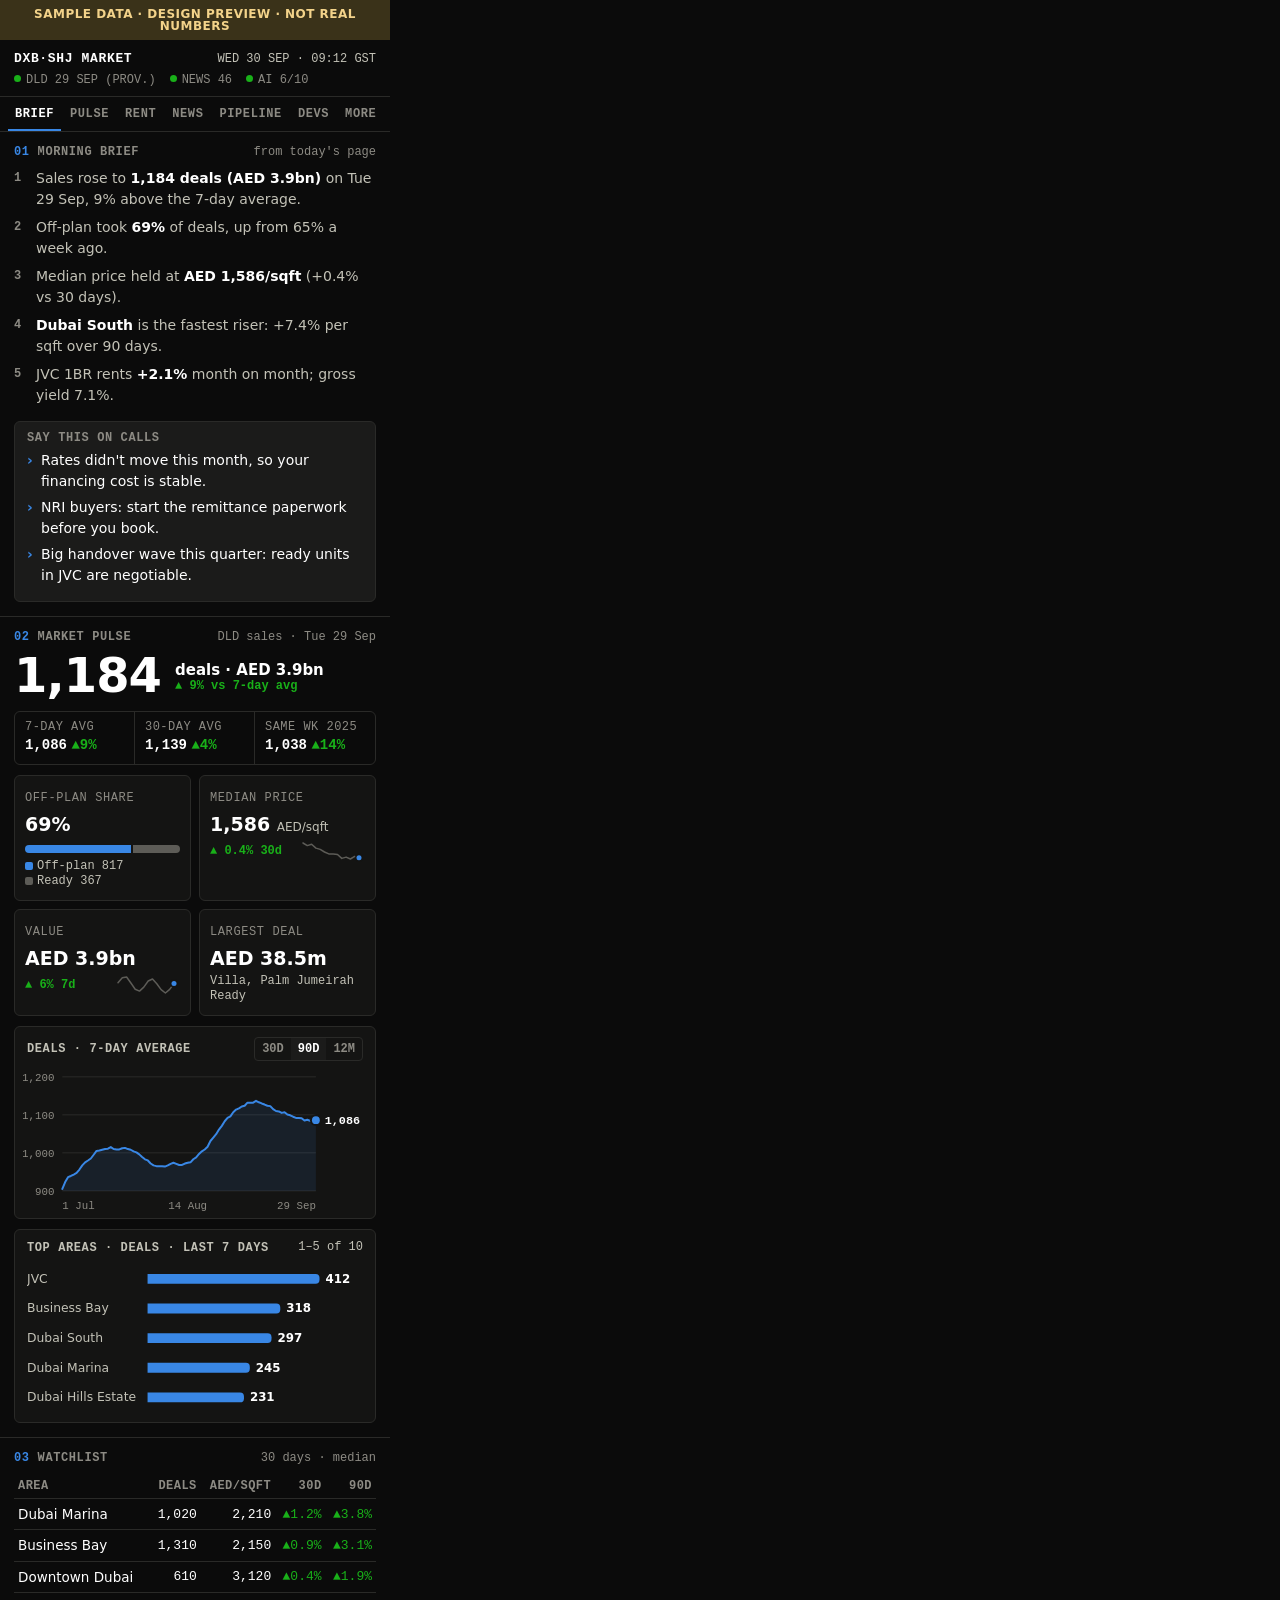
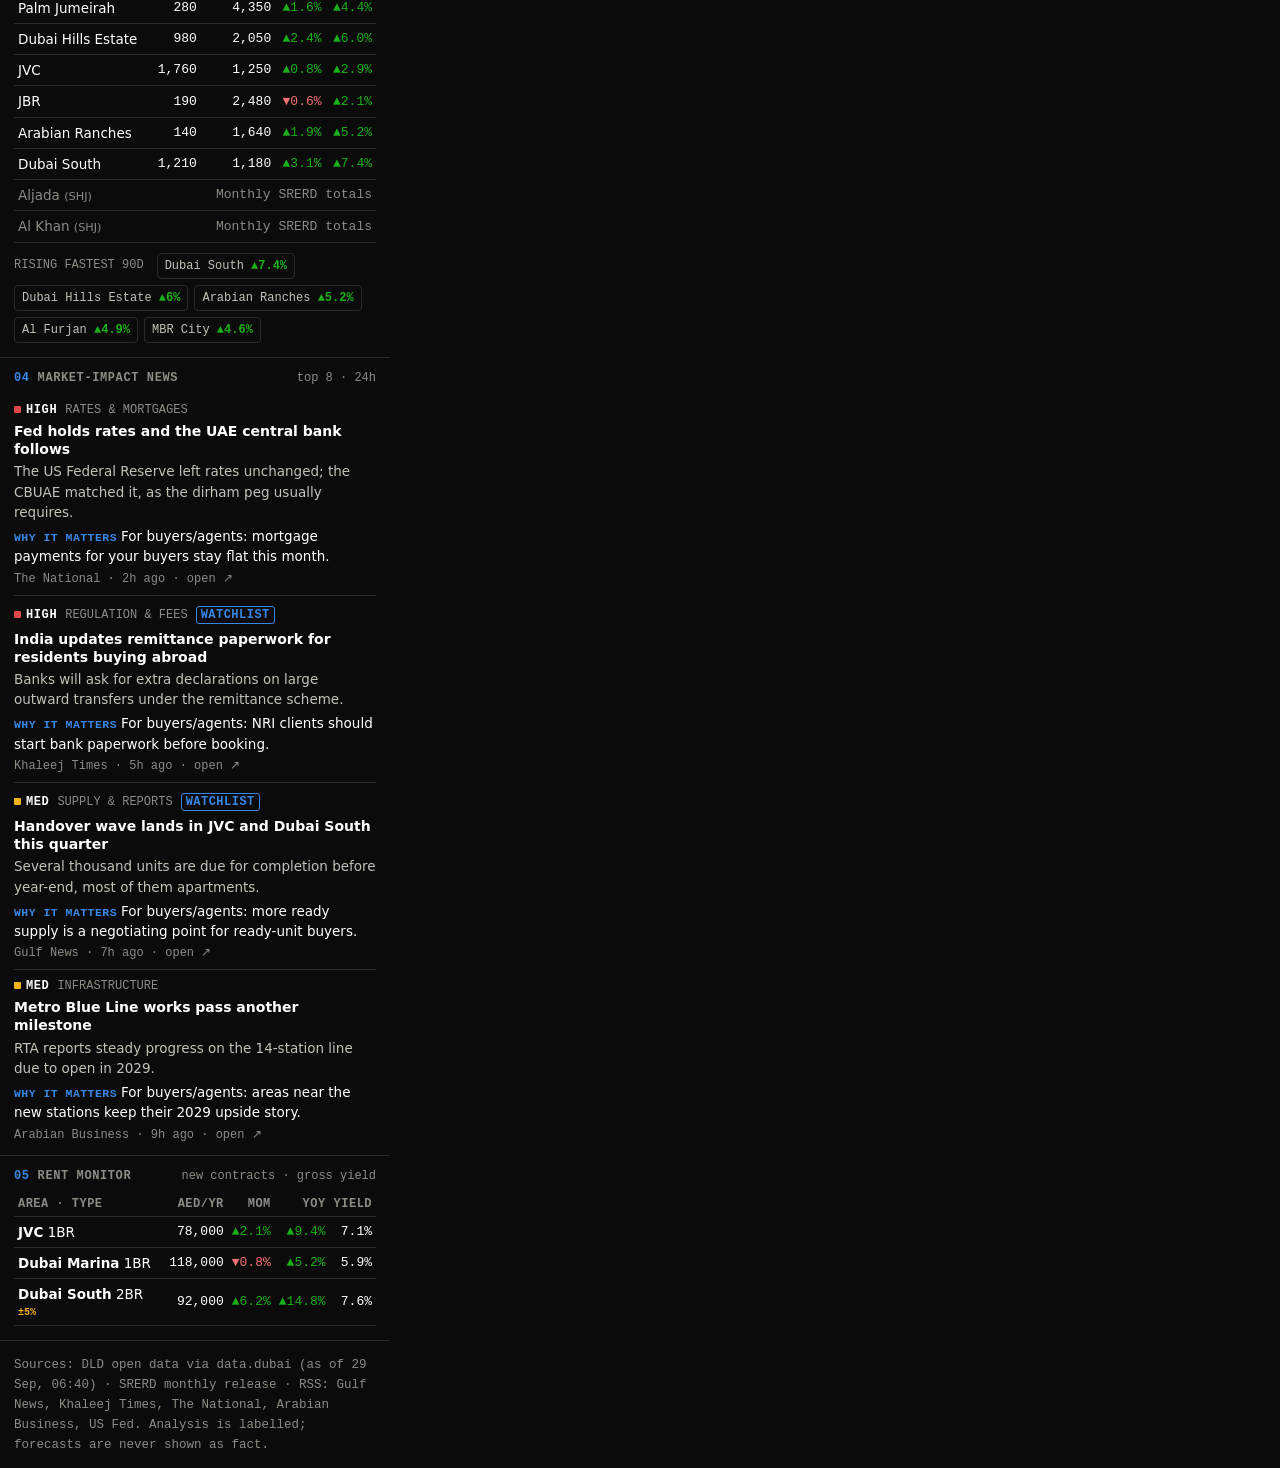
<file: design/options/option-a-terminal.html>
<!doctype html>
<html lang="en" data-theme="dark">
<head>
<meta charset="utf-8">
<meta name="viewport" content="width=device-width, initial-scale=1">
<title>Option A · Terminal</title>
<style>
  :root {
    color-scheme: dark;
    --page: #0b0b0b; --surface: #141413; --raised: #1b1b1a;
    --hair: #2a2a28; --axis: #383835;
    --ink: #ffffff; --ink-2: #c3c2b7; --muted: #8d8b84;
    --series: #3987e5; --series-soft: rgba(57,135,229,.16);
    --up: #19b019; --down: #f07171; --warn: #fab219; --crit: #e04848;
    --mono: ui-monospace, "SF Mono", Menlo, monospace;
    --sans: system-ui, -apple-system, "Segoe UI", sans-serif;
  }
  * { box-sizing: border-box; }
  html, body { margin: 0; background: var(--page); color: var(--ink); font: 14px/1.5 var(--sans); }
  body { width: 390px; }
  .sample { background: #3a3219; color: #f3d38a; font: 700 12px/1 var(--sans); letter-spacing: .04em; text-align: center; padding: 8px 0; }
  header { position: sticky; top: 0; background: var(--page); border-bottom: 1px solid var(--hair); padding: 12px 14px 10px; }
  .brand { display: flex; justify-content: space-between; align-items: baseline; }
  .brand b { font: 700 13px/1 var(--mono); letter-spacing: .05em; }
  .brand span { font: 12px/1 var(--mono); color: var(--ink-2); }
  .status { display: flex; gap: 14px; margin-top: 9px; font: 12px/1 var(--mono); color: var(--muted); }
  .dot { display: inline-block; width: 7px; height: 7px; border-radius: 50%; background: var(--up); margin-right: 5px; vertical-align: 1px; }
  nav { display: flex; gap: 2px; overflow: hidden; border-bottom: 1px solid var(--hair); padding: 0 8px; }
  nav a { font: 600 12px/1 var(--mono); letter-spacing: .05em; color: var(--muted); padding: 11px 7px; text-decoration: none; white-space: nowrap; }
  nav a.on { color: var(--ink); box-shadow: inset 0 -2px 0 var(--series); }
  section { padding: 14px; border-bottom: 1px solid var(--hair); }
  h2 { margin: 0 0 10px; font: 700 12px/1 var(--mono); letter-spacing: .05em; color: var(--muted); display: flex; justify-content: space-between; }
  h2 i { font-style: normal; color: var(--series); margin-right: 8px; }
  h2 small { font: 12px/1 var(--mono); letter-spacing: 0; }
  ol.brief { margin: 0; padding: 0; list-style: none; counter-reset: b; }
  ol.brief li { counter-increment: b; position: relative; padding: 0 0 7px 22px; color: var(--ink-2); }
  ol.brief li::before { content: counter(b); position: absolute; left: 0; top: 1px; font: 600 12px/1.5 var(--mono); color: var(--muted); }
  ol.brief b { color: var(--ink); font-weight: 600; }
  .talk { margin-top: 8px; background: var(--raised); border: 1px solid var(--hair); border-radius: 6px; padding: 10px 12px; }
  .talk h3 { margin: 0 0 6px; font: 700 12px/1 var(--mono); letter-spacing: .05em; color: var(--muted); }
  .talk p { margin: 0 0 5px; padding-left: 14px; position: relative; color: var(--ink); }
  .talk p::before { content: "›"; position: absolute; left: 0; color: var(--series); font-weight: 700; }
  .hero { display: flex; align-items: flex-end; gap: 14px; }
  .hero .n { font: 600 48px/0.95 var(--sans); letter-spacing: -.02em; }
  .hero .sub { padding-bottom: 5px; }
  .hero .sub div:first-child { font: 600 15px/1.2 var(--sans); }
  .up { color: var(--up); } .down { color: var(--down); }
  .d { font: 600 12px/1.2 var(--mono); }
  .cmp { display: grid; grid-template-columns: repeat(3, 1fr); margin-top: 12px; border: 1px solid var(--hair); border-radius: 6px; }
  .cmp div { padding: 8px 10px; border-right: 1px solid var(--hair); }
  .cmp div:last-child { border-right: 0; }
  .cmp small { display: block; font: 12px/1.2 var(--mono); color: var(--muted); text-transform: uppercase; letter-spacing: .04em; }
  .cmp span { font: 600 14px/1.5 var(--mono); }
  .grid2 { display: grid; grid-template-columns: 1fr 1fr; gap: 8px; margin-top: 10px; }
  .tile { background: var(--surface); border: 1px solid var(--hair); border-radius: 6px; padding: 10px; min-height: 86px; }
  .tile small { font: 12px/1 var(--mono); color: var(--muted); text-transform: uppercase; letter-spacing: .05em; }
  .tile .v { font: 600 19px/1.2 var(--sans); margin: 6px 0 4px; }
  .tile .v em { font: 500 12px var(--sans); color: var(--ink-2); font-style: normal; }
  .tile .row { display: flex; justify-content: space-between; align-items: center; }
  .split { display: flex; height: 8px; margin: 9px 0 6px; }
  .split span:first-child { background: var(--series); border-radius: 4px 0 0 4px; margin-right: 2px; }
  .split span:last-child { background: #5d5c57; border-radius: 0 4px 4px 0; }
  .legend { font: 12px/1.3 var(--mono); color: var(--ink-2); }
  .legend i { display: inline-block; width: 8px; height: 8px; border-radius: 2px; margin-right: 4px; vertical-align: -1px; }
  .chartcard { background: var(--surface); border: 1px solid var(--hair); border-radius: 6px; padding: 10px 8px 4px; margin-top: 10px; }
  .chartcard .top { display: flex; justify-content: space-between; align-items: center; padding: 0 4px 6px; }
  .chartcard .top b { font: 700 12px/1 var(--mono); letter-spacing: .05em; color: var(--ink-2); }
  .seg { display: flex; border: 1px solid var(--hair); border-radius: 4px; overflow: hidden; }
  .seg span { font: 600 12px/1 var(--mono); padding: 5px 7px; color: var(--muted); }
  .seg span.on { background: var(--raised); color: var(--ink); }
  table { width: 100%; border-collapse: collapse; font-variant-numeric: tabular-nums; }
  th { font: 600 12px/1 var(--mono); color: var(--muted); text-align: right; padding: 6px 4px; border-bottom: 1px solid var(--hair); letter-spacing: .04em; }
  th:first-child, td:first-child { text-align: left; }
  td { font: 13px/1.2 var(--mono); padding: 7px 4px; border-bottom: 1px solid var(--hair); text-align: right; color: var(--ink); }
  td:first-child { font-family: var(--sans); font-size: 13.5px; }
  tr.shj td { color: var(--muted); }
  td:not(:first-child), th:not(:first-child) { white-space: nowrap; }
  td[colspan] { white-space: normal; }
  .rise { display: flex; flex-wrap: wrap; gap: 6px; margin-top: 10px; }
  .rise span { font: 12px/1 var(--mono); border: 1px solid var(--hair); border-radius: 4px; padding: 6px 7px; color: var(--ink-2); }
  .rise b { color: var(--up); font-weight: 600; }
  .news { padding: 10px 0; border-bottom: 1px solid var(--hair); }
  .news:last-child { border-bottom: 0; padding-bottom: 0; }
  .meta { display: flex; gap: 8px; align-items: center; font: 12px/1 var(--mono); color: var(--muted); }
  .imp { font-weight: 700; color: var(--ink); letter-spacing: .05em; }
  .imp i { display: inline-block; width: 7px; height: 7px; border-radius: 1px; margin-right: 5px; vertical-align: 0; }
  .wl { border: 1px solid var(--series); color: var(--series); border-radius: 3px; padding: 2px 4px; font-weight: 700; letter-spacing: .04em; }
  .news h4 { margin: 6px 0 3px; font: 600 14px/1.3 var(--sans); }
  .news p { margin: 0 0 4px; color: var(--ink-2); font-size: 13.5px; }
  .news .why { color: var(--ink); font-size: 13.5px; }
  .news .why b { color: var(--series); font: 700 11.5px var(--mono); letter-spacing: .04em; margin-right: 4px; }
  .rent td:first-child b { font-weight: 600; }
  .flag { color: var(--warn); font: 700 10px var(--mono); }
  footer { padding: 14px; font: 12.5px/1.6 var(--mono); color: var(--muted); }
</style>
</head>
<body>
<div class="sample">SAMPLE DATA · DESIGN PREVIEW · NOT REAL NUMBERS</div>
<header>
  <div class="brand"><b>DXB·SHJ MARKET</b><span id="when"></span></div>
  <div class="status"><span><i class="dot"></i>DLD 29 SEP (PROV.)</span><span><i class="dot"></i>NEWS 46</span><span><i class="dot"></i>AI 6/10</span></div>
</header>
<nav><a class="on">BRIEF</a><a>PULSE</a><a>RENT</a><a>NEWS</a><a>PIPELINE</a><a>DEVS</a><a>MORE</a></nav>
<main id="app"></main>
<footer>Sources: DLD open data via data.dubai (as of 29 Sep, 06:40) · SRERD monthly release · RSS: Gulf News, Khaleej Times, The National, Arabian Business, US Fed. Analysis is labelled; forecasts are never shown as fact.</footer>
<script src="common.js"></script>
<script>
  const S = window.SAMPLE;
  const C = { grid: "#2a2a28", muted: "#8d8b84", ink: "#ffffff", ink2: "#c3c2b7", surface: "#141413", series: "#3987e5" };
  document.getElementById("when").textContent = "WED 30 SEP · 09:12 GST";
  const dcls = (n) => (n >= 0 ? "up" : "down");
  const k = S.kpis;
  document.getElementById("app").innerHTML = `
  <section>
    <h2><span><i>01</i>MORNING BRIEF</span><small>from today's page</small></h2>
    <ol class="brief">${S.brief.map((b) => `<li>${b}</li>`).join("")}</ol>
    <div class="talk"><h3>SAY THIS ON CALLS</h3>${S.talking.map((t) => `<p>${t}</p>`).join("")}</div>
  </section>
  <section>
    <h2><span><i>02</i>MARKET PULSE</span><small>DLD sales · ${S.dataDay}</small></h2>
    <div class="hero"><div class="n">1,184</div><div class="sub"><div>deals · AED 3.9bn</div><div class="d up">▲ 9% vs 7-day avg</div></div></div>
    <div class="cmp">${S.heroCompare.map((c) => `<div><small>${c.label}</small><span>${c.value}</span> <span class="d ${dcls(c.delta)}">${signed(c.delta)}</span></div>`).join("")}</div>
    <div class="grid2">
      <div class="tile"><small>Off-plan share</small><div class="v">69%</div>
        <div class="split"><span style="flex:817"></span><span style="flex:367"></span></div>
        <div class="legend"><i style="background:var(--series)"></i>Off-plan 817<br><i style="background:#5d5c57"></i>Ready 367</div></div>
      <div class="tile"><small>Median price</small><div class="v">1,586 <em>AED/sqft</em></div>
        <div class="row"><span class="d up">▲ 0.4% 30d</span>${spark(k[3].spark, { gray: "#5d5c57", accent: C.series, surface: C.surface })}</div></div>
      <div class="tile"><small>Value</small><div class="v">AED 3.9bn</div>
        <div class="row"><span class="d up">▲ 6% 7d</span>${spark(k[1].spark, { gray: "#5d5c57", accent: C.series, surface: C.surface })}</div></div>
      <div class="tile"><small>Largest deal</small><div class="v">${S.largest.value}</div><div class="legend">${S.largest.what}</div></div>
    </div>
    <div class="chartcard">
      <div class="top"><b>DEALS · 7-DAY AVERAGE</b><div class="seg"><span>30D</span><span class="on">90D</span><span>12M</span></div></div>
      ${lineChart({ values: S.series90, width: 350, height: 150, stroke: C.series, surface: C.surface, grid: C.grid, muted: C.muted, ink: C.ink, xLabels: [S.seriesStart, S.seriesMid, S.seriesEnd], label: "Deals, 7-day average, last 90 days", font: "var(--mono)" })}
    </div>
    <div class="chartcard">
      <div class="top"><b>TOP AREAS · DEALS · LAST 7 DAYS</b><small class="legend">1–5 of 10</small></div>
      <div style="padding:2px 4px 6px">${barList({ items: S.topAreas, width: 340, color: C.series, ink: C.ink, secondary: C.ink2, label: "Top areas by deals", labelW: 122 })}</div>
    </div>
  </section>
  <section>
    <h2><span><i>03</i>WATCHLIST</span><small>30 days · median</small></h2>
    <table>
      <tr><th>AREA</th><th>DEALS</th><th>AED/SQFT</th><th>30D</th><th>90D</th></tr>
      ${S.watch.map((w) => `<tr><td>${w.area}</td><td>${w.deals.toLocaleString()}</td><td>${w.psf.toLocaleString()}</td><td class="${dcls(w.d30)}">${signed(w.d30, "%", 1)}</td><td class="${dcls(w.d90)}">${signed(w.d90, "%", 1)}</td></tr>`).join("")}
      ${S.sharjah.map((w) => `<tr class="shj"><td>${w.area} <small>(SHJ)</small></td><td colspan="4">${w.note}</td></tr>`).join("")}
    </table>
    <div class="rise"><span style="border:0;padding-left:0;color:var(--muted)">RISING FASTEST 90D</span>${S.rising.map((r) => `<span>${r.area} <b>▲${r.d90}%</b></span>`).join("")}</div>
  </section>
  <section>
    <h2><span><i>04</i>MARKET-IMPACT NEWS</span><small>top 8 · 24h</small></h2>
    ${S.news.map((n) => `<div class="news">
      <div class="meta"><span class="imp"><i style="background:${n.impact === "HIGH" ? "var(--crit)" : "var(--warn)"}"></i>${n.impact}</span><span>${n.cat.toUpperCase()}</span>${n.watch ? '<span class="wl">WATCHLIST</span>' : ""}</div>
      <h4>${n.head}</h4><p>${n.sum}</p>
      <div class="why"><b>WHY IT MATTERS</b>For buyers/agents: ${n.why}</div>
      <div class="meta" style="margin-top:6px">${n.src} · ${n.ago} ago · open ↗</div></div>`).join("")}
  </section>
  <section class="rent">
    <h2><span><i>05</i>RENT MONITOR</span><small>new contracts · gross yield</small></h2>
    <table>
      <tr><th>AREA · TYPE</th><th>AED/YR</th><th>MOM</th><th>YOY</th><th>YIELD</th></tr>
      ${S.rent.map((r) => `<tr><td><b>${r.area}</b> ${r.type} ${r.alert ? '<span class="flag">±5%</span>' : ""}</td><td>${r.median}</td><td class="${dcls(r.mom)}">${signed(r.mom, "%", 1)}</td><td class="${dcls(r.yoy)}">${signed(r.yoy, "%", 1)}</td><td>${r.yield}%</td></tr>`).join("")}
    </table>
  </section>`;
  document.title = document.documentElement.scrollHeight;
</script>
</body>
</html>
</file>
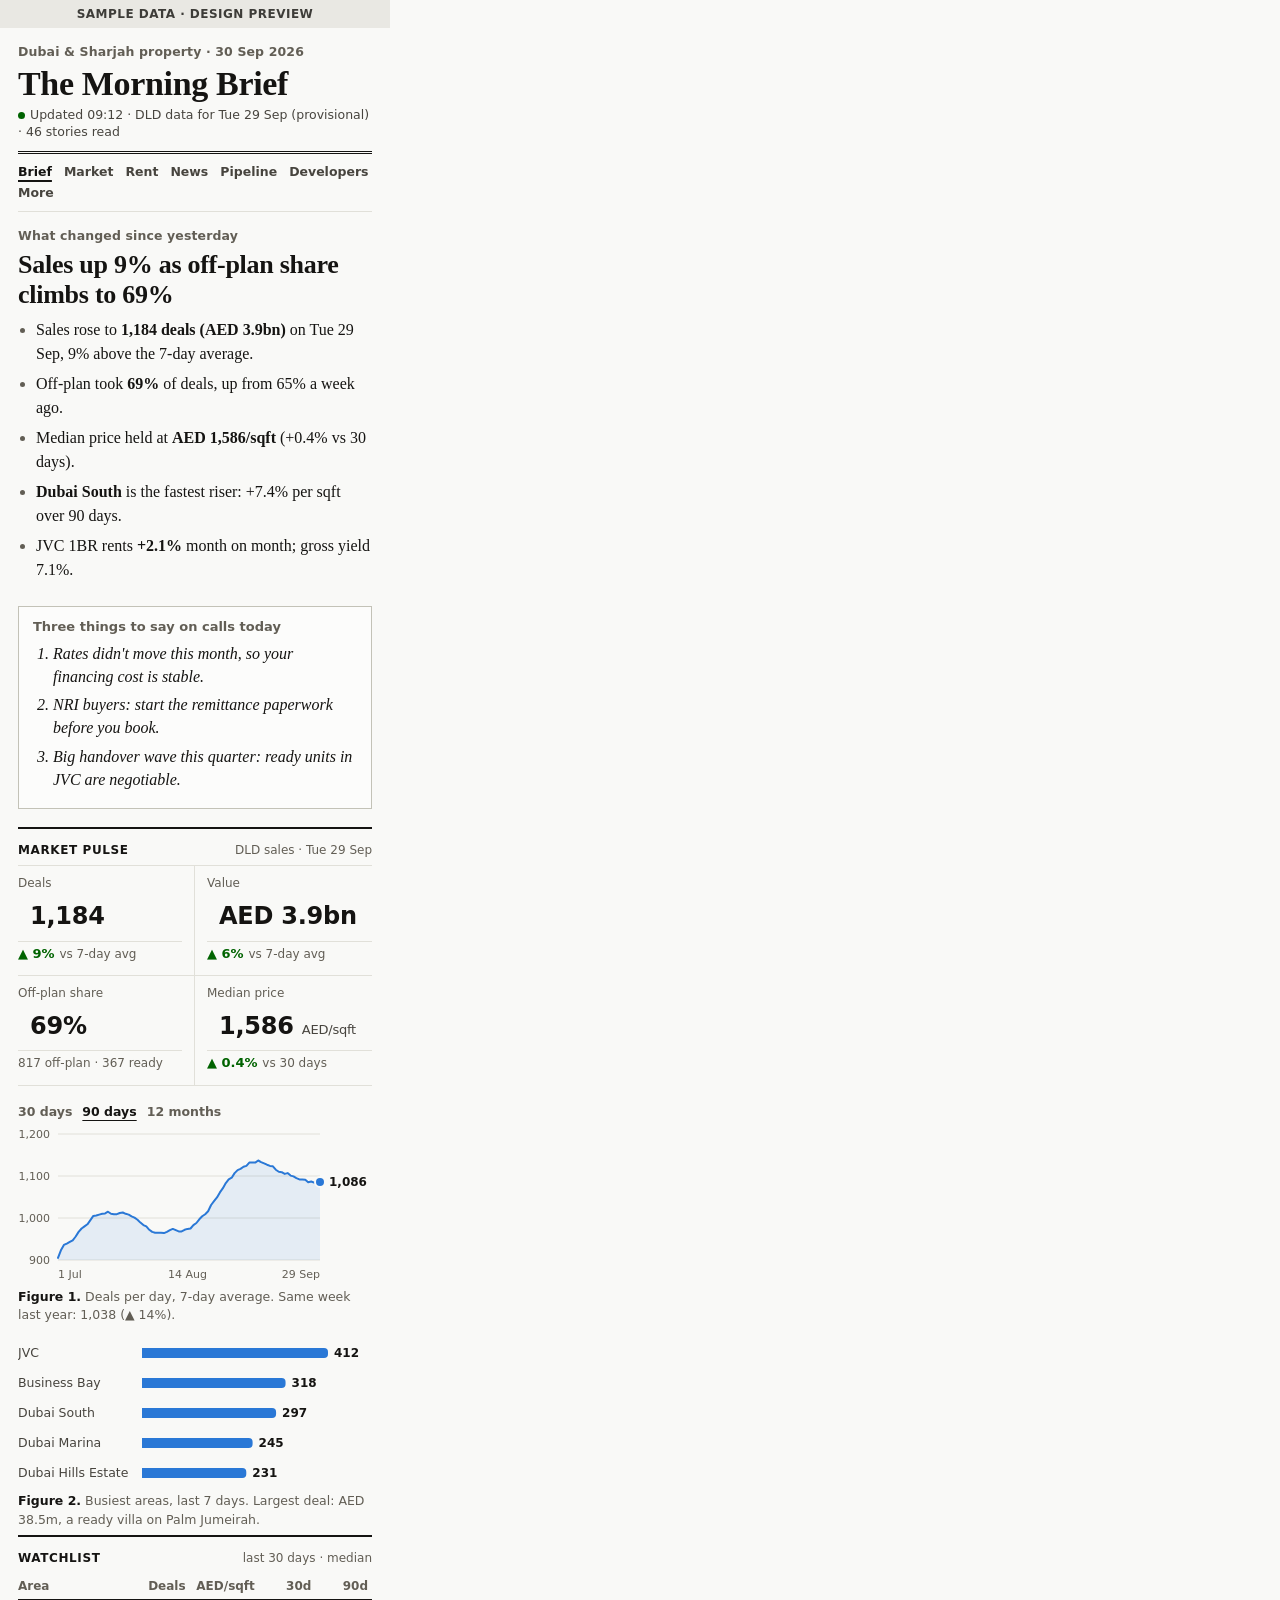
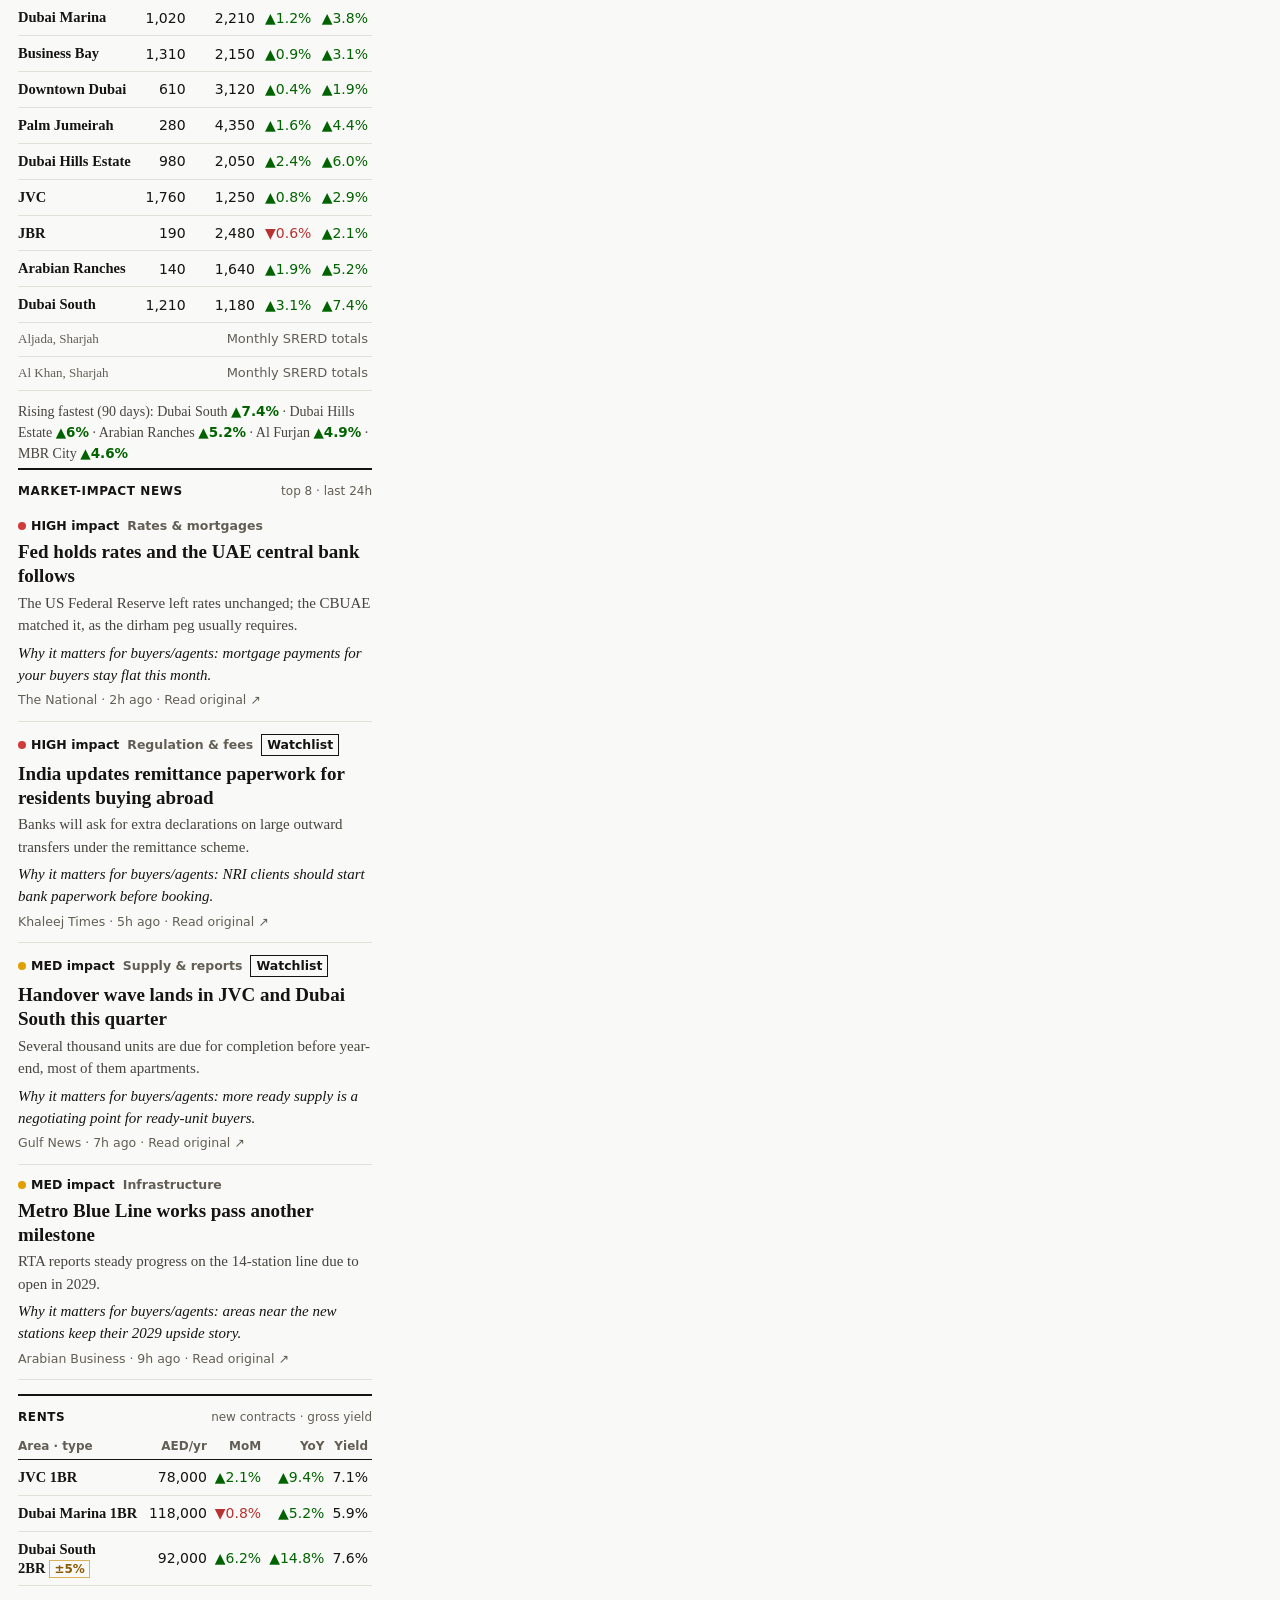
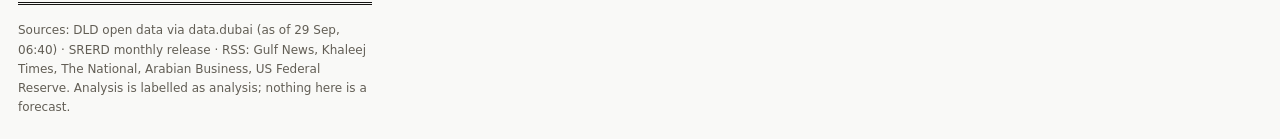
<file: design/options/option-b-paper.html>
<!doctype html>
<html lang="en" data-theme="light">
<head>
<meta charset="utf-8">
<meta name="viewport" content="width=device-width, initial-scale=1">
<title>Option B · Morning Paper</title>
<style>
  :root {
    color-scheme: light;
    --page: #f9f9f7; --surface: #fcfcfb; --rule: #e1e0d9; --rule-2: #c3c2b7;
    --ink: #151412; --ink-2: #47443e; --muted: #625e55;
    --series: #2a78d6; --up: #006300; --down: #b83232; --warn: #e2a000; --crit: #d03b3b;
    --serif: ui-serif, "New York", "Iowan Old Style", Georgia, serif;
    --sans: system-ui, -apple-system, "Segoe UI", sans-serif;
  }
  * { box-sizing: border-box; }
  html, body { margin: 0; background: var(--page); color: var(--ink); font: 15px/1.55 var(--sans); }
  body { width: 390px; }
  .sample { background: #e9e8e3; color: #3d3c38; font: 700 12px/1 var(--sans); letter-spacing: .04em; text-align: center; padding: 8px 0; }
  .wrap { padding: 0 18px; }
  .mast { padding: 16px 0 10px; border-bottom: 3px double var(--ink); }
  .kicker { font: 700 12.5px/1.3 var(--sans); letter-spacing: .01em; color: var(--muted); }
  .mast h1 { margin: 6px 0 4px; font: 700 34px/1.05 var(--serif); letter-spacing: -.01em; }
  .edition { font: 12.5px/1.4 var(--sans); color: var(--ink-2); }
  .edition i { display: inline-block; width: 7px; height: 7px; border-radius: 50%; background: var(--up); margin-right: 5px; vertical-align: 0; }
  nav { display: flex; flex-wrap: wrap; gap: 4px 12px; padding: 9px 0; border-bottom: 1px solid var(--rule); font: 600 12.5px/1.4 var(--sans); }
  nav a { color: var(--ink-2); text-decoration: none; }
  nav a.on { color: var(--ink); text-decoration: underline; text-underline-offset: 4px; text-decoration-thickness: 2px; }
  .lead { padding: 16px 0 6px; }
  .lead h2 { margin: 6px 0 8px; font: 700 26px/1.15 var(--serif); letter-spacing: -.01em; }
  .lead ul { margin: 0; padding: 0 0 0 18px; font: 16px/1.5 var(--serif); color: var(--ink); }
  .lead li { margin: 0 0 6px; }
  .lead li::marker { color: var(--muted); }
  .lead b { font-weight: 700; }
  .box { margin: 12px 0 18px; border: 1px solid var(--rule-2); background: var(--surface); padding: 12px 14px; }
  .box h3 { margin: 0 0 6px; font: 700 13px/1.3 var(--sans); color: var(--muted); }
  .box ol { margin: 0; padding-left: 20px; font: italic 16px/1.45 var(--serif); }
  .box li { margin-bottom: 5px; }
  h3.sec { margin: 0; padding: 14px 0 8px; border-top: 2px solid var(--ink); font: 700 12px/1.2 var(--sans); letter-spacing: .05em; text-transform: uppercase; display: flex; justify-content: space-between; }
  h3.sec span { font: 500 12px/1.2 var(--sans); letter-spacing: 0; text-transform: none; color: var(--muted); }
  .nums { display: grid; grid-template-columns: 1fr 1fr; border-top: 1px solid var(--rule); }
  .nums div { padding: 10px 0 10px; border-bottom: 1px solid var(--rule); }
  .nums div:nth-child(odd) { padding-right: 12px; border-right: 1px solid var(--rule); }
  .nums div:nth-child(even) { padding-left: 12px; }
  .nums small { display: block; font: 12px/1.3 var(--sans); color: var(--muted); }
  .nums .v { font: 600 24px/1.2 var(--sans); letter-spacing: -.01em; }
  .nums .v em { font: 500 13px var(--sans); color: var(--ink-2); font-style: normal; }
  .d { font: 600 13px/1.3 var(--sans); }
  .up { color: var(--up); } .down { color: var(--down); }
  figure { margin: 14px 0 6px; }
  figcaption { font: 12.5px/1.45 var(--sans); color: var(--muted); margin-top: 4px; }
  figcaption b { color: var(--ink); font-weight: 700; }
  .seg { display: inline-flex; gap: 10px; font: 600 12.5px/1 var(--sans); color: var(--muted); margin-bottom: 6px; }
  .seg .on { color: var(--ink); text-decoration: underline; text-underline-offset: 4px; }
  table { width: 100%; border-collapse: collapse; font-variant-numeric: tabular-nums; }
  th { font: 600 12px/1.2 var(--sans); color: var(--muted); text-align: right; padding: 6px 4px; border-bottom: 1px solid var(--ink); }
  th:first-child, td:first-child { text-align: left; padding-left: 0; }
  td { font: 14px/1.3 var(--sans); padding: 8px 4px; border-bottom: 1px solid var(--rule); text-align: right; }
  td:first-child { font: 600 14.5px/1.3 var(--serif); }
  tr.shj td { color: var(--muted); font-size: 13px; }
  td:not(:first-child), th:not(:first-child) { white-space: nowrap; }
  td[colspan] { white-space: normal; }
  tr.shj td:first-child { font-weight: 400; }
  .rise { font: 14px/1.5 var(--serif); margin: 10px 0 4px; color: var(--ink-2); }
  .rise b { font: 600 13.5px var(--sans); color: var(--up); }
  article { padding: 12px 0; border-bottom: 1px solid var(--rule); }
  article .k { font: 700 12.5px/1.3 var(--sans); color: var(--muted); display: flex; gap: 8px; align-items: center; flex-wrap: wrap; }
  article .imp { color: var(--ink); }
  article .imp i { display: inline-block; width: 8px; height: 8px; border-radius: 50%; margin-right: 5px; vertical-align: 0; }
  article .wl { border: 1px solid var(--ink); padding: 2px 5px; color: var(--ink); }
  article h4 { margin: 6px 0 4px; font: 700 19px/1.25 var(--serif); }
  article p { margin: 0 0 6px; font: 15px/1.5 var(--serif); color: var(--ink-2); }
  article .why { font: italic 15px/1.45 var(--serif); color: var(--ink); }
  article .src { font: 12.5px/1.3 var(--sans); color: var(--muted); margin-top: 6px; }
  .flag { font: 700 12px var(--sans); color: #8a5a00; border: 1px solid #d9b25a; padding: 1px 4px; margin-left: 4px; }
  footer { padding: 16px 0 22px; font: 12px/1.6 var(--sans); color: var(--muted); border-top: 3px double var(--ink); margin-top: 16px; }
</style>
</head>
<body>
<div class="sample">SAMPLE DATA · DESIGN PREVIEW</div>
<div class="wrap">
  <div class="mast">
    <div class="kicker">Dubai &amp; Sharjah property · 30 Sep 2026</div>
    <h1>The Morning Brief</h1>
    <div class="edition"><i></i>Updated 09:12 · DLD data for Tue 29 Sep (provisional) · 46 stories read</div>
  </div>
  <nav><a class="on">Brief</a><a>Market</a><a>Rent</a><a>News</a><a>Pipeline</a><a>Developers</a><a>More</a></nav>
  <main id="app"></main>
  <footer>Sources: DLD open data via data.dubai (as of 29 Sep, 06:40) · SRERD monthly release · RSS: Gulf News, Khaleej Times, The National, Arabian Business, US Federal Reserve. Analysis is labelled as analysis; nothing here is a forecast.</footer>
</div>
<script src="common.js"></script>
<script>
  const S = window.SAMPLE;
  const C = { grid: "#e1e0d9", muted: "#625e55", ink: "#151412", ink2: "#47443e", surface: "#f9f9f7", series: "#2a78d6" };
  const dcls = (n) => (n >= 0 ? "up" : "down");
  document.getElementById("app").innerHTML = `
  <div class="lead">
    <div class="kicker">What changed since yesterday</div>
    <h2>Sales up 9% as off-plan share climbs to 69%</h2>
    <ul>${S.brief.map((b) => `<li>${b}</li>`).join("")}</ul>
  </div>
  <div class="box"><h3>Three things to say on calls today</h3><ol>${S.talking.map((t) => `<li>${t}</li>`).join("")}</ol></div>

  <h3 class="sec">Market pulse <span>DLD sales · ${S.dataDay}</span></h3>
  <div class="nums">
    <div><small>Deals</small><div class="v">1,184</div><span class="d up">▲ 9%</span> <small style="display:inline">vs 7-day avg</small></div>
    <div><small>Value</small><div class="v">AED 3.9bn</div><span class="d up">▲ 6%</span> <small style="display:inline">vs 7-day avg</small></div>
    <div><small>Off-plan share</small><div class="v">69%</div><small style="display:inline">817 off-plan · 367 ready</small></div>
    <div><small>Median price</small><div class="v">1,586 <em>AED/sqft</em></div><span class="d up">▲ 0.4%</span> <small style="display:inline">vs 30 days</small></div>
  </div>
  <figure>
    <div class="seg"><span>30 days</span><span class="on">90 days</span><span>12 months</span></div>
    ${lineChart({ values: S.series90, width: 354, height: 160, stroke: C.series, surface: C.surface, grid: C.grid, muted: C.muted, ink: C.ink, xLabels: [S.seriesStart, S.seriesMid, S.seriesEnd], label: "Deals, 7-day average" })}
    <figcaption><b>Figure 1.</b> Deals per day, 7-day average. Same week last year: 1,038 (▲ 14%).</figcaption>
  </figure>
  <figure>
    ${barList({ items: S.topAreas, width: 354, color: C.series, ink: C.ink, secondary: C.ink2, label: "Top areas", labelW: 124 })}
    <figcaption><b>Figure 2.</b> Busiest areas, last 7 days. Largest deal: ${S.largest.value}, a ready villa on Palm Jumeirah.</figcaption>
  </figure>

  <h3 class="sec">Watchlist <span>last 30 days · median</span></h3>
  <table>
    <tr><th>Area</th><th>Deals</th><th>AED/sqft</th><th>30d</th><th>90d</th></tr>
    ${S.watch.map((w) => `<tr><td>${w.area}</td><td>${w.deals.toLocaleString()}</td><td>${w.psf.toLocaleString()}</td><td class="${dcls(w.d30)}">${signed(w.d30, "%", 1)}</td><td class="${dcls(w.d90)}">${signed(w.d90, "%", 1)}</td></tr>`).join("")}
    ${S.sharjah.map((w) => `<tr class="shj"><td>${w.area}, Sharjah</td><td colspan="4">${w.note}</td></tr>`).join("")}
  </table>
  <p class="rise">Rising fastest (90 days): ${S.rising.map((r) => `${r.area} <b>▲${r.d90}%</b>`).join(" · ")}</p>

  <h3 class="sec">Market-impact news <span>top 8 · last 24h</span></h3>
  ${S.news.map((n) => `<article>
    <div class="k"><span class="imp"><i style="background:${n.impact === "HIGH" ? "var(--crit)" : "var(--warn)"}"></i>${n.impact} impact</span><span>${n.cat}</span>${n.watch ? '<span class="wl">Watchlist</span>' : ""}</div>
    <h4>${n.head}</h4><p>${n.sum}</p>
    <div class="why">Why it matters for buyers/agents: ${n.why}</div>
    <div class="src">${n.src} · ${n.ago} ago · Read original ↗</div></article>`).join("")}

  <h3 class="sec" style="margin-top:14px">Rents <span>new contracts · gross yield</span></h3>
  <table>
    <tr><th>Area · type</th><th>AED/yr</th><th>MoM</th><th>YoY</th><th>Yield</th></tr>
    ${S.rent.map((r) => `<tr><td>${r.area} ${r.type}${r.alert ? '<span class="flag">±5%</span>' : ""}</td><td>${r.median}</td><td class="${dcls(r.mom)}">${signed(r.mom, "%", 1)}</td><td class="${dcls(r.yoy)}">${signed(r.yoy, "%", 1)}</td><td>${r.yield}%</td></tr>`).join("")}
  </table>`;
  document.title = document.documentElement.scrollHeight;
</script>
</body>
</html>
</file>
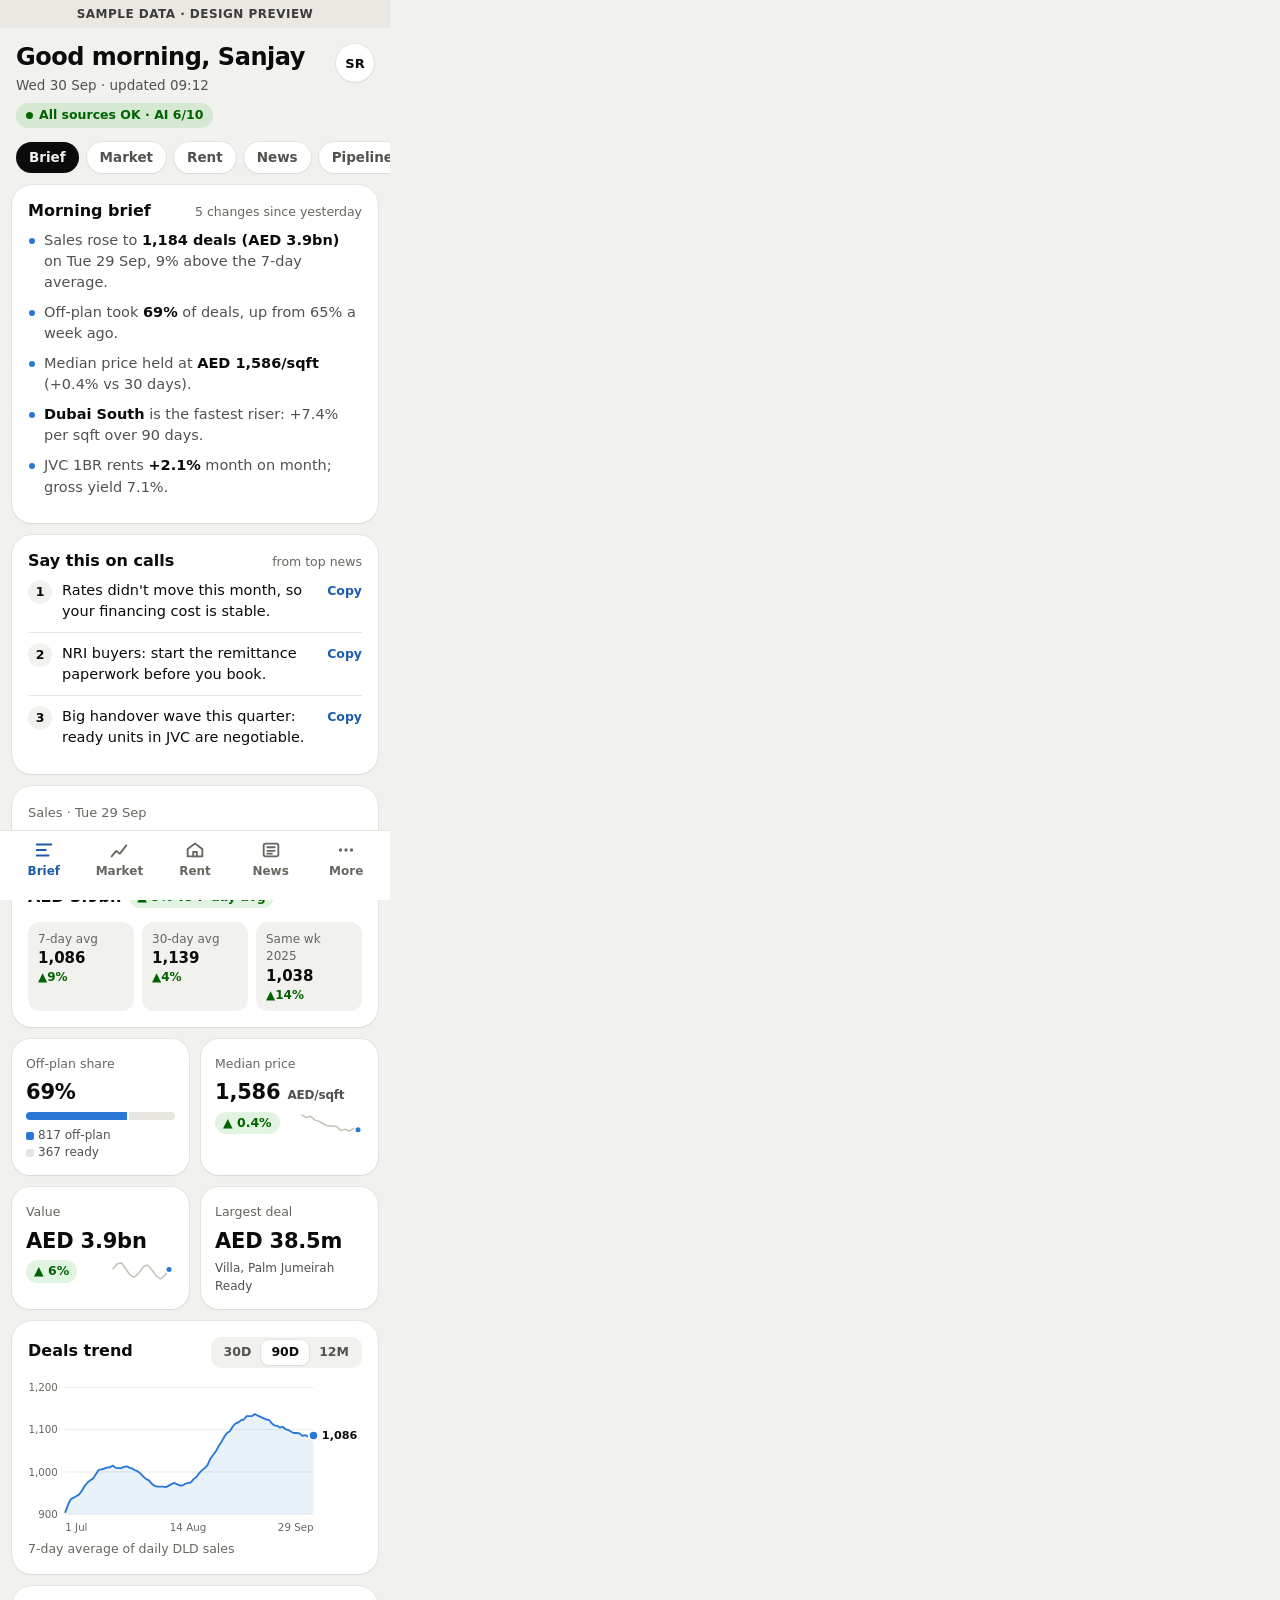
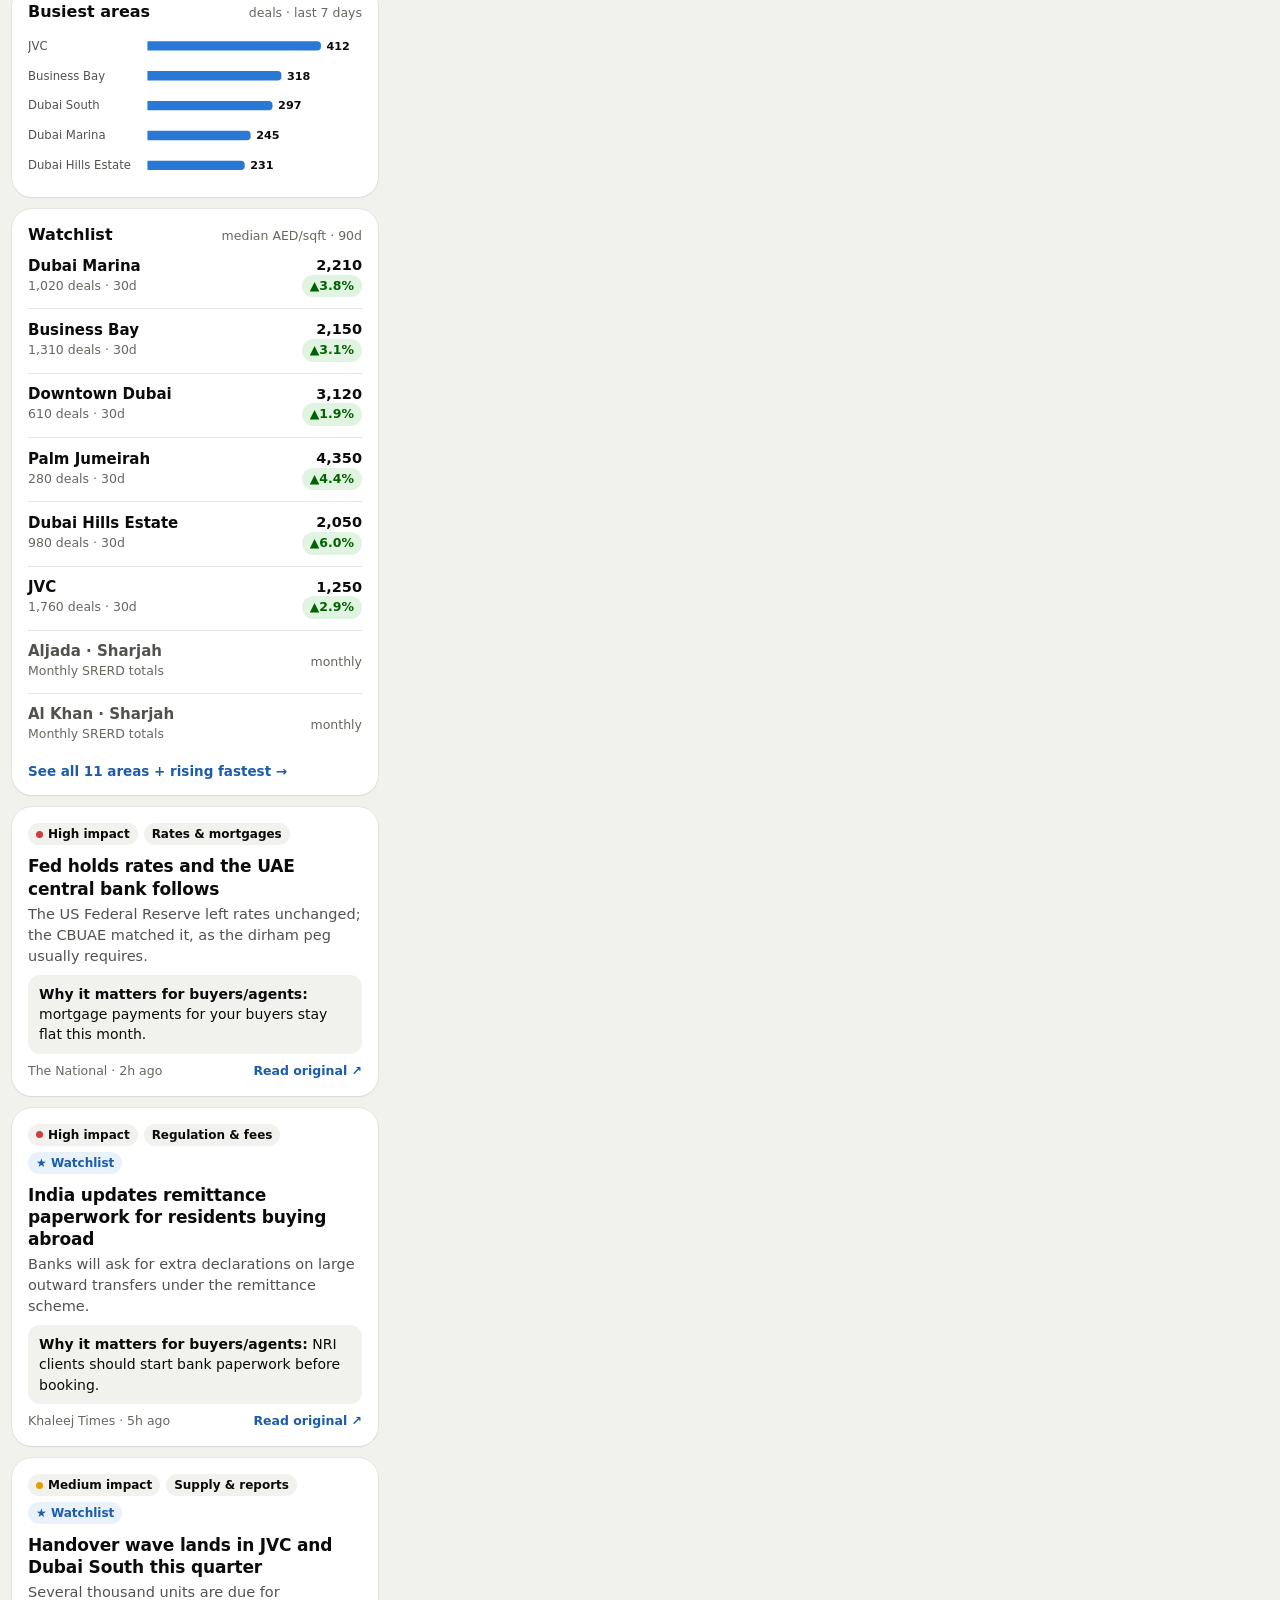
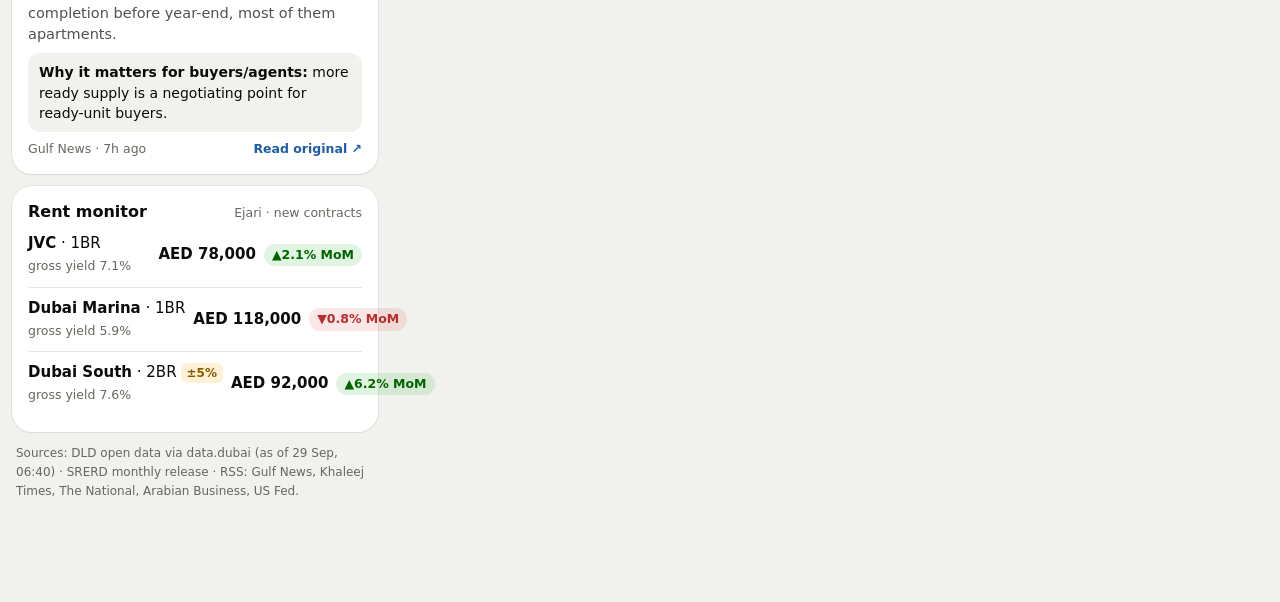
<file: design/options/option-c-cards.html>
<!doctype html>
<html lang="en">
<head>
<meta charset="utf-8">
<meta name="viewport" content="width=device-width, initial-scale=1">
<title>Option C · App Cards</title>
<style>
  :root {
    color-scheme: light;
    --page: #f1f1ee; --card: #ffffff; --chip: #f1f1ee; --hair: #e6e5df;
    --ink: #0b0b0b; --ink-2: #52514e; --muted: #67665f;
    --series: #2a78d6; --series-wash: rgba(42,120,214,.10); --link: #1c5cab;
    --up: #006300; --up-wash: rgba(12,163,12,.12); --down: #b82e2e; --down-wash: rgba(208,59,59,.12);
    --warn: #e2a000; --crit: #d03b3b; --shadow: 0 1px 2px rgba(11,11,11,.06), 0 0 0 1px rgba(11,11,11,.05);
    --sans: system-ui, -apple-system, "Segoe UI", sans-serif;
  }
  :root[data-theme="dark"] {
    color-scheme: dark;
    --page: #0d0d0d; --card: #1a1a19; --chip: #252523; --hair: #2c2c2a;
    --ink: #ffffff; --ink-2: #c3c2b7; --muted: #a09e95;
    --series: #3987e5; --series-wash: rgba(57,135,229,.16); --link: #86b6ef;
    --up: #2fbf2f; --up-wash: rgba(12,163,12,.18); --down: #f07171; --down-wash: rgba(208,59,59,.2);
    --shadow: 0 0 0 1px rgba(255,255,255,.06);
  }
  * { box-sizing: border-box; }
  html, body { margin: 0; background: var(--page); color: var(--ink); font: 15px/1.45 var(--sans); }
  body { width: 390px; padding-bottom: 84px; }
  .sample { background: #e9e8e3; color: #3d3c38; font: 700 12px/1 var(--sans); letter-spacing: .04em; text-align: center; padding: 8px 0; }
  header { padding: 16px 16px 8px; display: flex; justify-content: space-between; align-items: flex-start; }
  header h1 { margin: 0; font: 700 24px/1.15 var(--sans); letter-spacing: -.02em; }
  header p { margin: 4px 0 0; color: var(--ink-2); font-size: 13.5px; }
  .ok { display: inline-flex; align-items: center; gap: 6px; margin-top: 8px; background: var(--up-wash); color: var(--up); font: 600 12.5px/1 var(--sans); padding: 6px 10px; border-radius: 99px; }
  .ok i { width: 7px; height: 7px; border-radius: 50%; background: currentColor; }
  .avatar { width: 38px; height: 38px; border-radius: 50%; background: var(--card); box-shadow: var(--shadow); display: grid; place-items: center; font: 700 13px var(--sans); }
  .chips { display: flex; gap: 8px; padding: 6px 16px 12px; overflow: hidden; }
  .chips span { flex: none; font: 600 13.5px/1 var(--sans); padding: 9px 13px; border-radius: 99px; background: var(--card); box-shadow: var(--shadow); color: var(--ink-2); }
  .chips span.on { background: var(--ink); color: var(--page); box-shadow: none; }
  .card { background: var(--card); border-radius: 20px; box-shadow: var(--shadow); margin: 0 12px 12px; padding: 16px; }
  .card h2 { margin: 0 0 10px; font: 700 16px/1.2 var(--sans); display: flex; justify-content: space-between; align-items: baseline; }
  .card h2 small { font: 500 12.5px var(--sans); color: var(--muted); }
  ul.brief { list-style: none; margin: 0; padding: 0; }
  ul.brief li { position: relative; padding: 0 0 9px 16px; color: var(--ink-2); font-size: 14.5px; }
  ul.brief li::before { content: ""; position: absolute; left: 1px; top: 8px; width: 6px; height: 6px; border-radius: 50%; background: var(--series); }
  ul.brief b { color: var(--ink); font-weight: 600; }
  .say { display: flex; gap: 10px; align-items: flex-start; padding: 10px 0; border-top: 1px solid var(--hair); font-size: 14.5px; }
  .say:first-of-type { border-top: 0; padding-top: 0; }
  .say .num { flex: none; width: 24px; height: 24px; border-radius: 50%; background: var(--chip); display: grid; place-items: center; font: 700 12.5px var(--sans); }
  .say .t { flex: 1; }
  .say .copy { flex: none; font: 600 12.5px var(--sans); color: var(--link); padding-top: 3px; }
  .hero small { color: var(--muted); font-size: 13px; }
  .hero .n { font: 700 52px/1 var(--sans); letter-spacing: -.03em; margin: 8px 0 2px; }
  .hero .n em { font: 600 18px var(--sans); font-style: normal; color: var(--ink-2); letter-spacing: 0; margin-left: 4px; }
  .pill { display: inline-flex; align-items: center; gap: 4px; font: 700 12.5px/1 var(--sans); padding: 5px 8px; border-radius: 99px; }
  .pill.up { background: var(--up-wash); color: var(--up); }
  .pill.down { background: var(--down-wash); color: var(--down); }
  .cmp { display: grid; grid-template-columns: repeat(3,1fr); gap: 8px; margin-top: 14px; }
  .cmp div { background: var(--chip); border-radius: 12px; padding: 9px 10px; }
  .cmp small { display: block; font-size: 12px; color: var(--muted); }
  .cmp b { font: 700 15px/1.4 var(--sans); }
  .cmp span { display: block; font: 700 12px var(--sans); }
  .up { color: var(--up); } .down { color: var(--down); }
  .tiles { display: grid; grid-template-columns: 1fr 1fr; gap: 12px; margin: 0 12px 12px; }
  .tiles .card { margin: 0; padding: 14px; border-radius: 18px; }
  .tiles small { font-size: 12.5px; color: var(--muted); }
  .tiles .v { font: 700 21px/1.2 var(--sans); margin: 6px 0 6px; letter-spacing: -.01em; }
  .tiles .v em { font: 600 12px var(--sans); color: var(--ink-2); font-style: normal; }
  .tiles .row { display: flex; justify-content: space-between; align-items: center; }
  .split { display: flex; height: 8px; margin: 2px 0 7px; }
  .split span:first-child { background: var(--series); border-radius: 4px 0 0 4px; margin-right: 2px; }
  .split span:last-child { background: var(--hair); border-radius: 0 4px 4px 0; }
  .lg { font-size: 12px; color: var(--ink-2); }
  .lg i { display: inline-block; width: 8px; height: 8px; border-radius: 2px; margin-right: 4px; vertical-align: -1px; }
  .seg { display: inline-flex; background: var(--chip); border-radius: 10px; padding: 3px; }
  .seg span { font: 600 12.5px/1 var(--sans); padding: 6px 10px; border-radius: 8px; color: var(--ink-2); }
  .seg span.on { background: var(--card); color: var(--ink); box-shadow: var(--shadow); }
  .wrow { display: flex; justify-content: space-between; align-items: center; padding: 11px 0; border-top: 1px solid var(--hair); }
  .wrow:first-of-type { border-top: 0; padding-top: 2px; }
  .wrow b { font: 600 15px/1.2 var(--sans); display: block; }
  .wrow small { color: var(--muted); font-size: 12.5px; }
  .wrow .r { text-align: right; font-variant-numeric: tabular-nums; }
  .wrow .r div { font: 600 14.5px/1.3 var(--sans); }
  .wrow.shj b { color: var(--ink-2); }
  .news .meta { display: flex; gap: 6px; flex-wrap: wrap; align-items: center; }
  .badge { font: 700 12px/1 var(--sans); padding: 5px 8px; border-radius: 99px; background: var(--chip); color: var(--ink); display: inline-flex; align-items: center; gap: 5px; }
  .badge i { width: 7px; height: 7px; border-radius: 50%; }
  .badge.wl { background: var(--series-wash); color: var(--link); }
  .news h3 { margin: 10px 0 4px; font: 700 17px/1.3 var(--sans); letter-spacing: -.01em; }
  .news p { margin: 0 0 8px; color: var(--ink-2); font-size: 14.5px; }
  .why { background: var(--chip); border-radius: 12px; padding: 9px 11px; font-size: 14px; }
  .why b { font-weight: 700; }
  .src { margin-top: 8px; color: var(--muted); font-size: 12.5px; display: flex; justify-content: space-between; }
  .src a { color: var(--link); font-weight: 600; text-decoration: none; }
  .rrow { display: grid; grid-template-columns: 1fr auto auto; white-space: nowrap; gap: 8px; align-items: center; padding: 10px 0; border-top: 1px solid var(--hair); font-variant-numeric: tabular-nums; }
  .rrow:first-of-type { border-top: 0; padding-top: 2px; }
  .rrow b { font-weight: 600; }
  .alert { font: 700 12px var(--sans); color: #8a5a00; background: rgba(250,178,25,.18); padding: 3px 6px; border-radius: 6px; margin-left: 4px; }
  :root[data-theme="dark"] .alert { color: #fab219; }
  .tabbar { position: fixed; left: 0; bottom: 0; width: 390px; background: var(--card); border-top: 1px solid var(--hair); display: grid; grid-template-columns: repeat(5,1fr); padding: 8px 6px 22px; }
  .tabbar div { text-align: center; font: 600 12px/1.2 var(--sans); color: var(--muted); }
  .tabbar div.on { color: var(--link); }
  .tabbar svg { display: block; margin: 0 auto 3px; }
  footer { margin: 4px 16px 16px; font-size: 12px; color: var(--muted); line-height: 1.6; }
</style>
</head>
<body>
<div class="sample">SAMPLE DATA · DESIGN PREVIEW</div>
<header>
  <div><h1>Good morning, Sanjay</h1><p>Wed 30 Sep · updated 09:12</p><span class="ok"><i></i>All sources OK · AI 6/10</span></div>
  <div class="avatar">SR</div>
</header>
<div class="chips"><span class="on">Brief</span><span>Market</span><span>Rent</span><span>News</span><span>Pipeline</span><span>Developers</span></div>
<main id="app"></main>
<footer>Sources: DLD open data via data.dubai (as of 29 Sep, 06:40) · SRERD monthly release · RSS: Gulf News, Khaleej Times, The National, Arabian Business, US Fed.</footer>
<div class="tabbar">
  <div class="on"><svg width="22" height="22" viewBox="0 0 24 24" fill="none" stroke="currentColor" stroke-width="2" stroke-linecap="round"><path d="M4 6h16M4 12h10M4 18h13"/></svg>Brief</div>
  <div><svg width="22" height="22" viewBox="0 0 24 24" fill="none" stroke="currentColor" stroke-width="2" stroke-linecap="round" stroke-linejoin="round"><path d="M4 19l5-6 4 3 7-9"/></svg>Market</div>
  <div><svg width="22" height="22" viewBox="0 0 24 24" fill="none" stroke="currentColor" stroke-width="2" stroke-linecap="round" stroke-linejoin="round"><path d="M4 11l8-6 8 6v8H4z"/><path d="M10 19v-5h4v5"/></svg>Rent</div>
  <div><svg width="22" height="22" viewBox="0 0 24 24" fill="none" stroke="currentColor" stroke-width="2" stroke-linecap="round"><rect x="4" y="5" width="16" height="14" rx="2"/><path d="M8 9h8M8 13h8M8 16h5"/></svg>News</div>
  <div><svg width="22" height="22" viewBox="0 0 24 24" fill="currentColor"><circle cx="6" cy="12" r="1.8"/><circle cx="12" cy="12" r="1.8"/><circle cx="18" cy="12" r="1.8"/></svg>More</div>
</div>
<script src="common.js"></script>
<script>
  const dark = new URLSearchParams(location.search).get("theme") === "dark";
  if (dark) document.documentElement.dataset.theme = "dark";
  const S = window.SAMPLE;
  const C = dark
    ? { grid: "#2c2c2a", muted: "#a09e95", ink: "#ffffff", ink2: "#c3c2b7", surface: "#1a1a19", series: "#3987e5", gray: "#5d5c57" }
    : { grid: "#ebeae4", muted: "#67665f", ink: "#0b0b0b", ink2: "#52514e", surface: "#ffffff", series: "#2a78d6", gray: "#c3c2b7" };
  const dcls = (n) => (n >= 0 ? "up" : "down");
  const k = S.kpis;
  document.getElementById("app").innerHTML = `
  <div class="card"><h2>Morning brief <small>5 changes since yesterday</small></h2>
    <ul class="brief">${S.brief.map((b) => `<li>${b}</li>`).join("")}</ul></div>
  <div class="card"><h2>Say this on calls <small>from top news</small></h2>
    ${S.talking.map((t, i) => `<div class="say"><span class="num">${i + 1}</span><span class="t">${t}</span><span class="copy">Copy</span></div>`).join("")}</div>
  <div class="card hero"><small>Sales · ${S.dataDay}</small>
    <div class="n">1,184<em>deals</em></div>
    <div style="display:flex;gap:8px;align-items:center"><span style="font:600 16px var(--sans)">AED 3.9bn</span><span class="pill up">▲ 9% vs 7-day avg</span></div>
    <div class="cmp">${S.heroCompare.map((c) => `<div><small>${c.label}</small><b>${c.value}</b><span class="${dcls(c.delta)}">${signed(c.delta)}</span></div>`).join("")}</div>
  </div>
  <div class="tiles">
    <div class="card"><small>Off-plan share</small><div class="v">69%</div><div class="split"><span style="flex:817"></span><span style="flex:367"></span></div><div class="lg"><i style="background:var(--series)"></i>817 off-plan<br><i style="background:var(--hair)"></i>367 ready</div></div>
    <div class="card"><small>Median price</small><div class="v">1,586 <em>AED/sqft</em></div><div class="row"><span class="pill up">▲ 0.4%</span>${spark(k[3].spark, { gray: C.gray, accent: C.series, surface: C.surface })}</div></div>
    <div class="card"><small>Value</small><div class="v">AED 3.9bn</div><div class="row"><span class="pill up">▲ 6%</span>${spark(k[1].spark, { gray: C.gray, accent: C.series, surface: C.surface })}</div></div>
    <div class="card"><small>Largest deal</small><div class="v">${S.largest.value}</div><div class="lg">${S.largest.what}</div></div>
  </div>
  <div class="card"><h2>Deals trend <span class="seg"><span>30D</span><span class="on">90D</span><span>12M</span></span></h2>
    ${lineChart({ values: S.series90, width: 358, height: 170, stroke: C.series, surface: C.surface, grid: C.grid, muted: C.muted, ink: C.ink, xLabels: [S.seriesStart, S.seriesMid, S.seriesEnd], label: "Deals, 7-day average" })}
    <div style="font-size:12.5px;color:var(--muted);margin-top:4px">7-day average of daily DLD sales</div></div>
  <div class="card"><h2>Busiest areas <small>deals · last 7 days</small></h2>
    ${barList({ items: S.topAreas, width: 358, color: C.series, ink: C.ink, secondary: C.ink2, label: "Busiest areas", labelW: 128, rowH: 32 })}</div>
  <div class="card"><h2>Watchlist <small>median AED/sqft · 90d</small></h2>
    ${S.watch.slice(0, 6).map((w) => `<div class="wrow"><div><b>${w.area}</b><small>${w.deals.toLocaleString()} deals · 30d</small></div><div class="r"><div>${w.psf.toLocaleString()}</div><span class="pill ${dcls(w.d90)}">${signed(w.d90, "%", 1)}</span></div></div>`).join("")}
    ${S.sharjah.map((w) => `<div class="wrow shj"><div><b>${w.area} · Sharjah</b><small>${w.note}</small></div><div class="r"><small>monthly</small></div></div>`).join("")}
    <div style="margin-top:8px;font:600 13.5px var(--sans);color:var(--link)">See all 11 areas + rising fastest →</div></div>
  ${S.news.slice(0, 3).map((n) => `<div class="card news">
    <div class="meta"><span class="badge"><i style="background:${n.impact === "HIGH" ? "var(--crit)" : "var(--warn)"}"></i>${n.impact === "HIGH" ? "High impact" : "Medium impact"}</span><span class="badge">${n.cat}</span>${n.watch ? '<span class="badge wl">★ Watchlist</span>' : ""}</div>
    <h3>${n.head}</h3><p>${n.sum}</p>
    <div class="why"><b>Why it matters for buyers/agents:</b> ${n.why}</div>
    <div class="src"><span>${n.src} · ${n.ago} ago</span><a>Read original ↗</a></div></div>`).join("")}
  <div class="card"><h2>Rent monitor <small>Ejari · new contracts</small></h2>
    ${S.rent.map((r) => `<div class="rrow"><div><b>${r.area}</b> · ${r.type}${r.alert ? '<span class="alert">±5%</span>' : ""}<br><small style="color:var(--muted);font-size:12.5px">gross yield ${r.yield}%</small></div><div style="font-weight:600">AED ${r.median}</div><span class="pill ${dcls(r.mom)}">${signed(r.mom, "%", 1)} MoM</span></div>`).join("")}
  </div>`;
  document.title = document.documentElement.scrollHeight;
</script>
</body>
</html>
</file>
